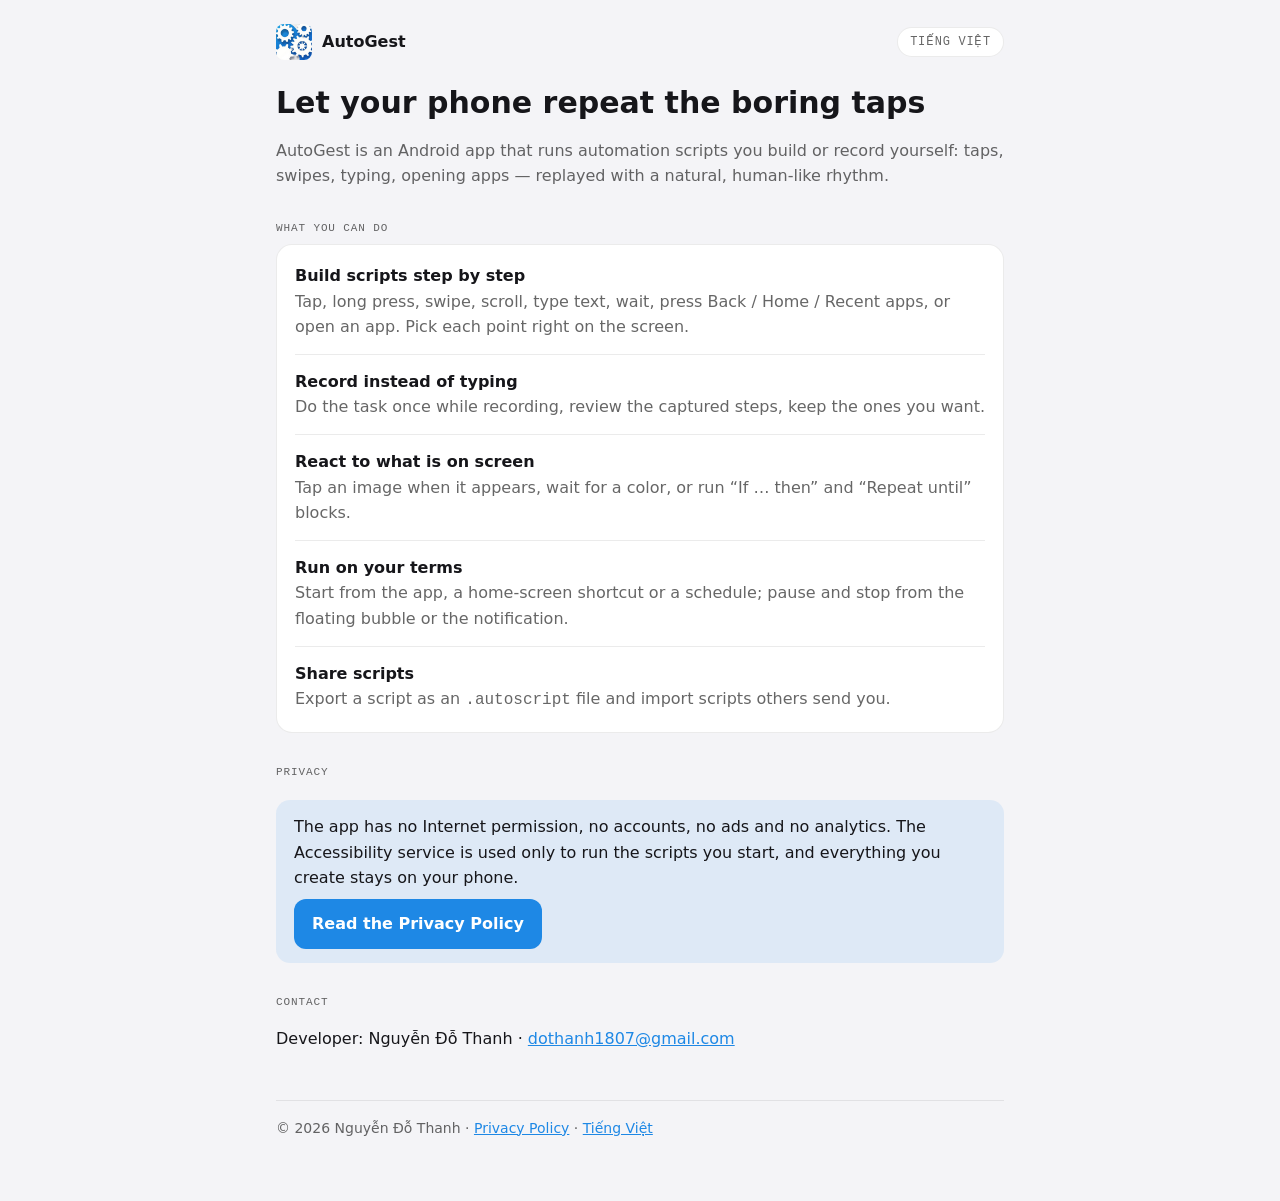
<file: index.html>
<!doctype html>
<html lang="en">
<head>
  <meta charset="utf-8">
  <meta name="viewport" content="width=device-width, initial-scale=1">
  <title>AutoGest</title>
  <meta name="description" content="AutoGest is an Android app that runs the tap, swipe and typing scripts you build or record yourself — fully offline.">
  <link rel="stylesheet" href="style.css">
  <link rel="icon" type="image/png" href="icon.png">
  <link rel="apple-touch-icon" href="icon.png">
  <link rel="alternate" hreflang="vi" href="vi/">
</head>
<body>
<div class="wrap">
  <header class="top">
    <a class="brand" href="./"><img class="brand-mark" src="icon.png" alt="" width="36" height="36">AutoGest</a>
    <a class="lang" href="vi/">Tiếng Việt</a>
  </header>

  <h1>Let your phone repeat the boring taps</h1>
  <p class="muted">AutoGest is an Android app that runs automation scripts you build or record
    yourself: taps, swipes, typing, opening apps — replayed with a natural, human-like rhythm.</p>

  <p class="label">What you can do</p>
  <div class="card">
    <div class="row"><strong>Build scripts step by step</strong>
      <span>Tap, long press, swipe, scroll, type text, wait, press Back / Home / Recent apps, or open an
        app. Pick each point right on the screen.</span></div>
    <div class="row"><strong>Record instead of typing</strong>
      <span>Do the task once while recording, review the captured steps, keep the ones you want.</span></div>
    <div class="row"><strong>React to what is on screen</strong>
      <span>Tap an image when it appears, wait for a color, or run “If … then” and “Repeat until”
        blocks.</span></div>
    <div class="row"><strong>Run on your terms</strong>
      <span>Start from the app, a home-screen shortcut or a schedule; pause and stop from the floating
        bubble or the notification.</span></div>
    <div class="row"><strong>Share scripts</strong>
      <span>Export a script as an <code>.autoscript</code> file and import scripts others send you.</span></div>
  </div>

  <p class="label">Privacy</p>
  <div class="callout">
    The app has no Internet permission, no accounts, no ads and no analytics. The Accessibility service
    is used only to run the scripts you start, and everything you create stays on your phone.
    <br><a class="button" href="privacy/">Read the Privacy Policy</a>
  </div>

  <p class="label">Contact</p>
  <p>Developer: Nguyễn Đỗ Thanh ·
    <a href="mailto:dothanh1807@gmail.com">dothanh1807@gmail.com</a></p>

  <footer>© 2026 Nguyễn Đỗ Thanh · <a href="privacy/">Privacy Policy</a> ·
    <a href="vi/">Tiếng Việt</a></footer>
</div>
</body>
</html>
</file>
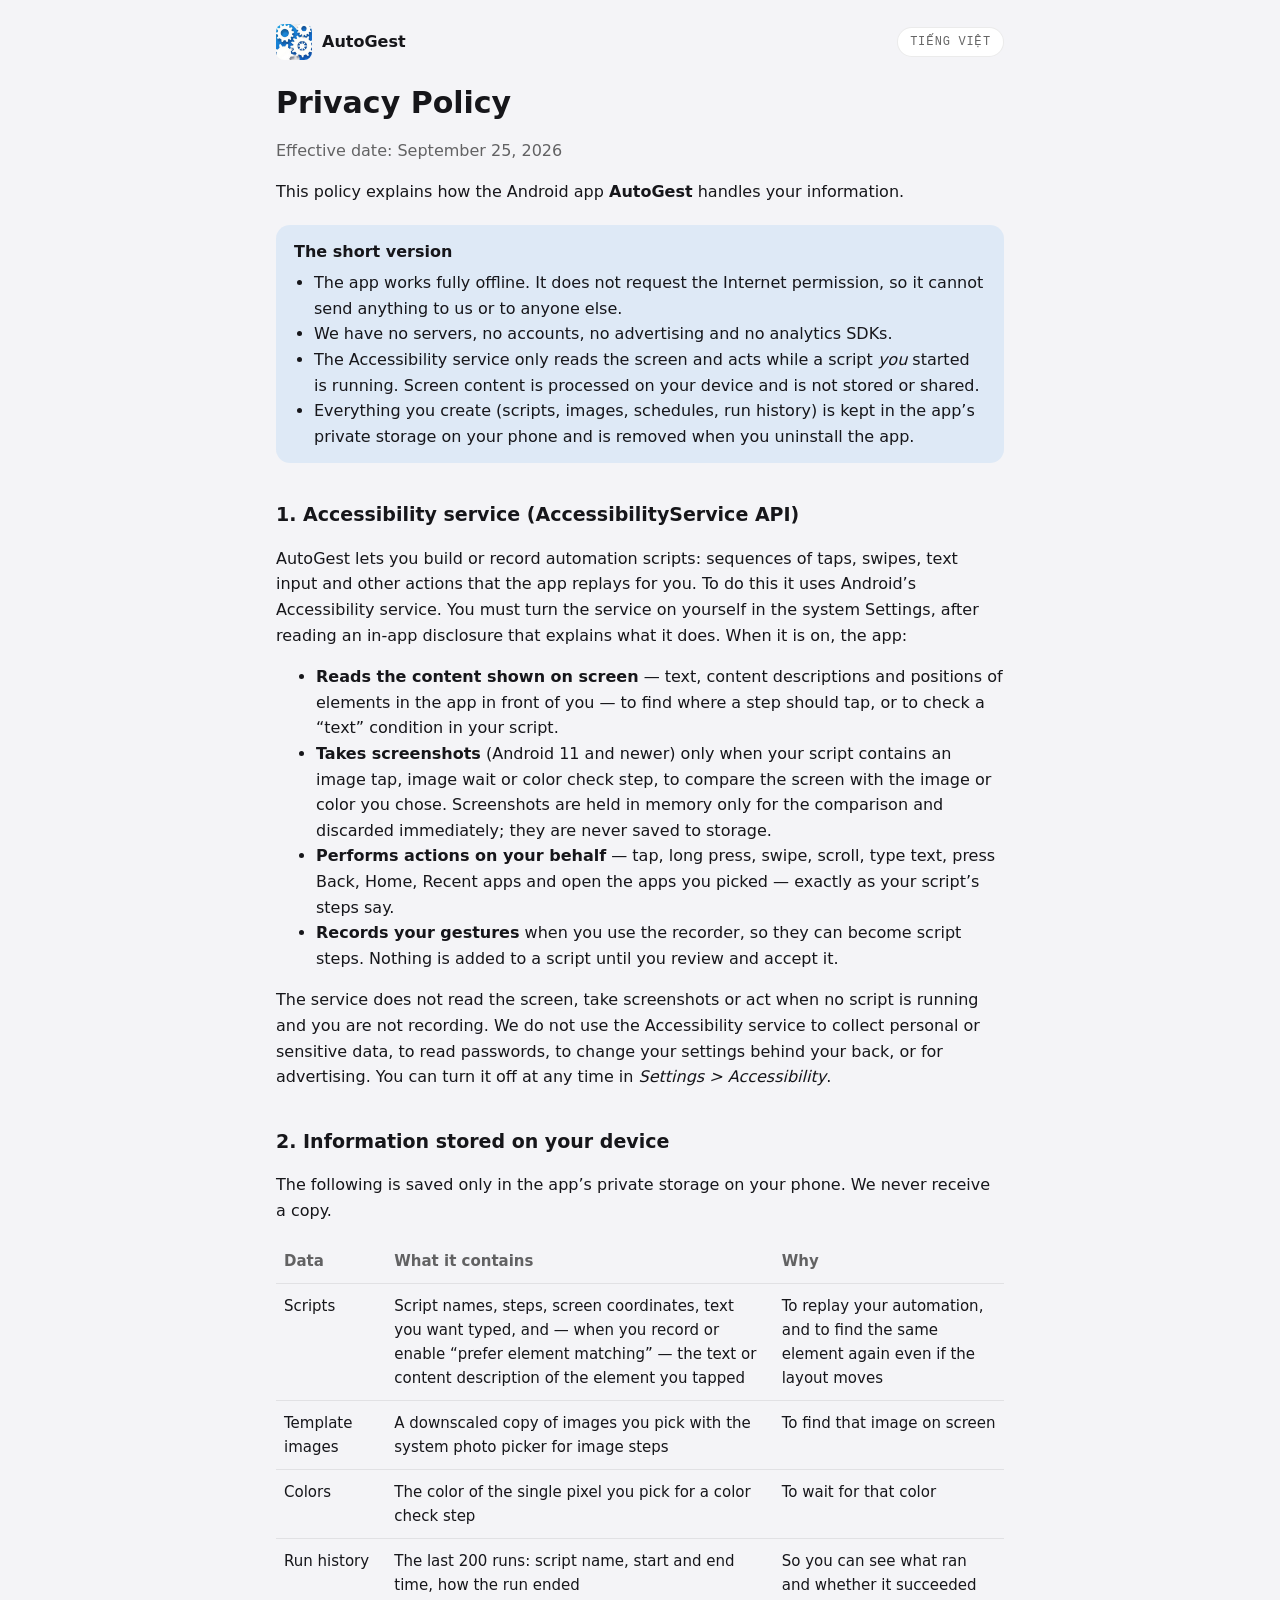
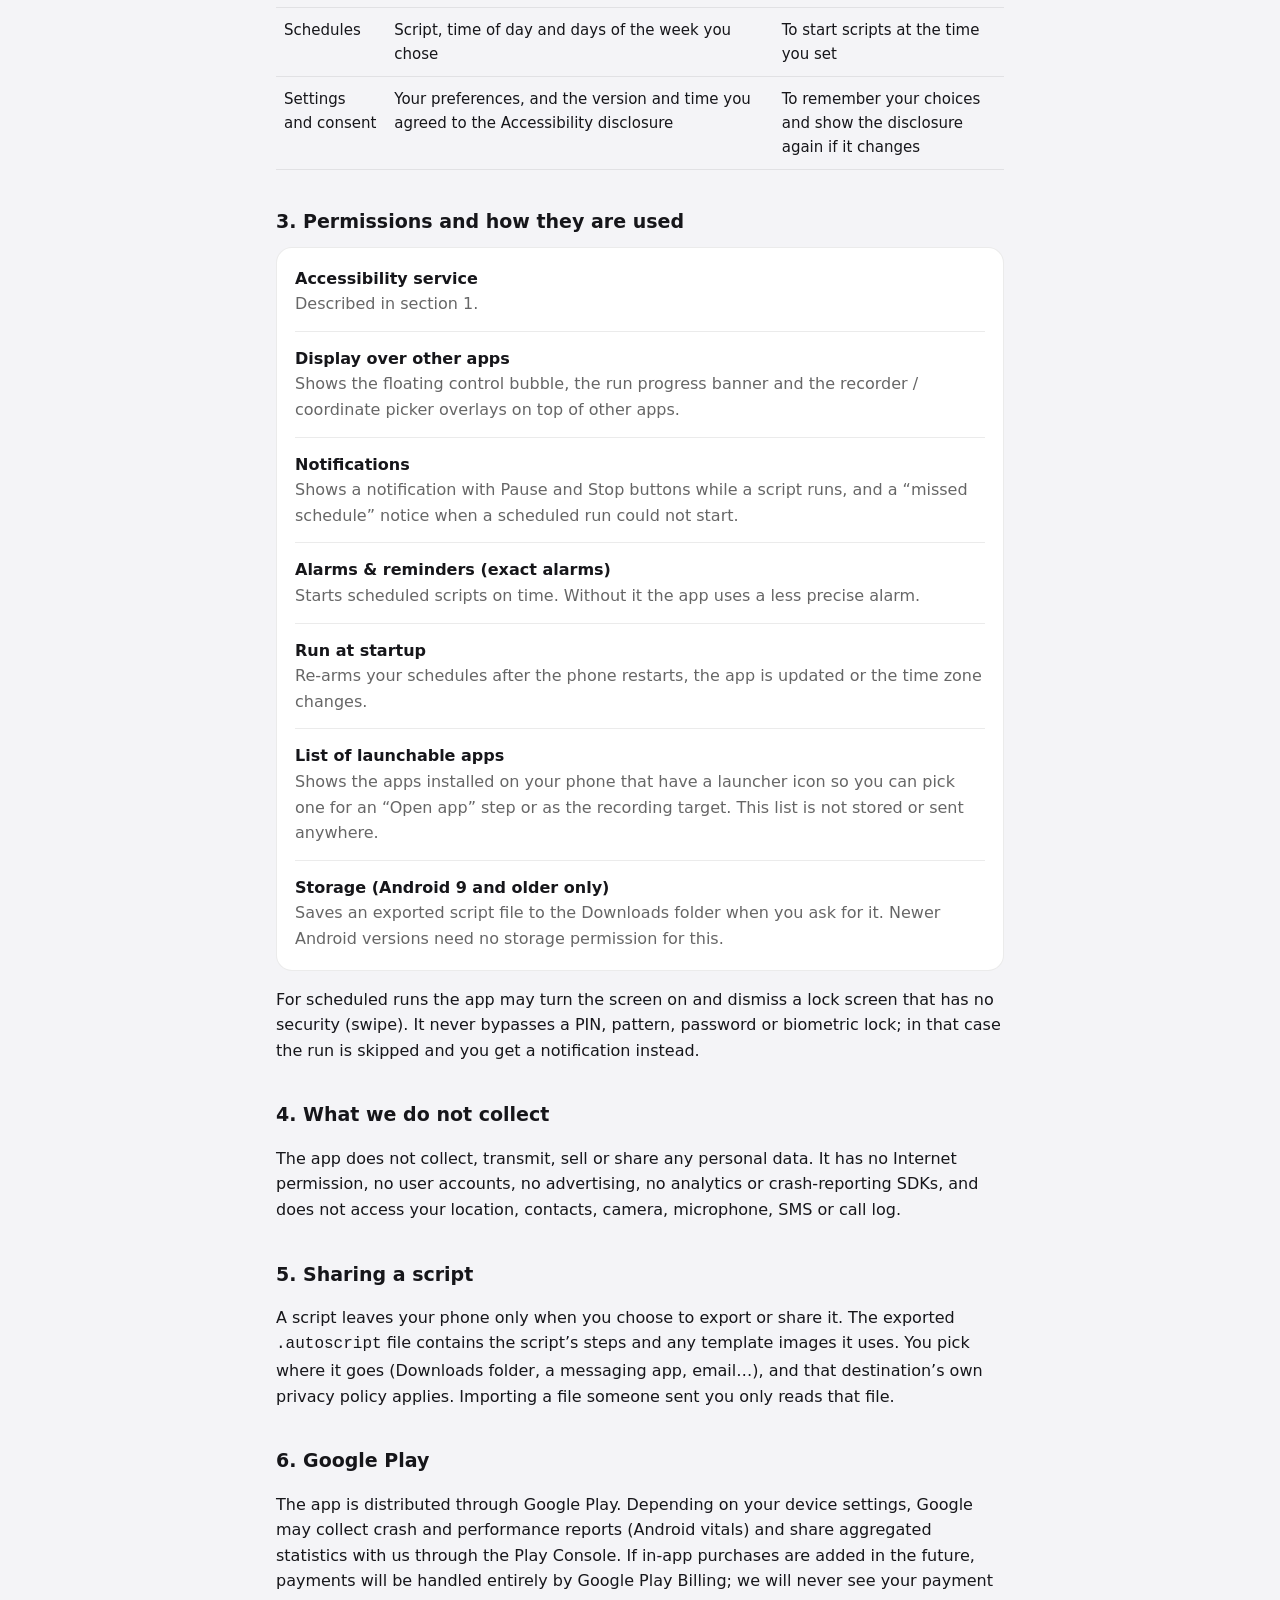
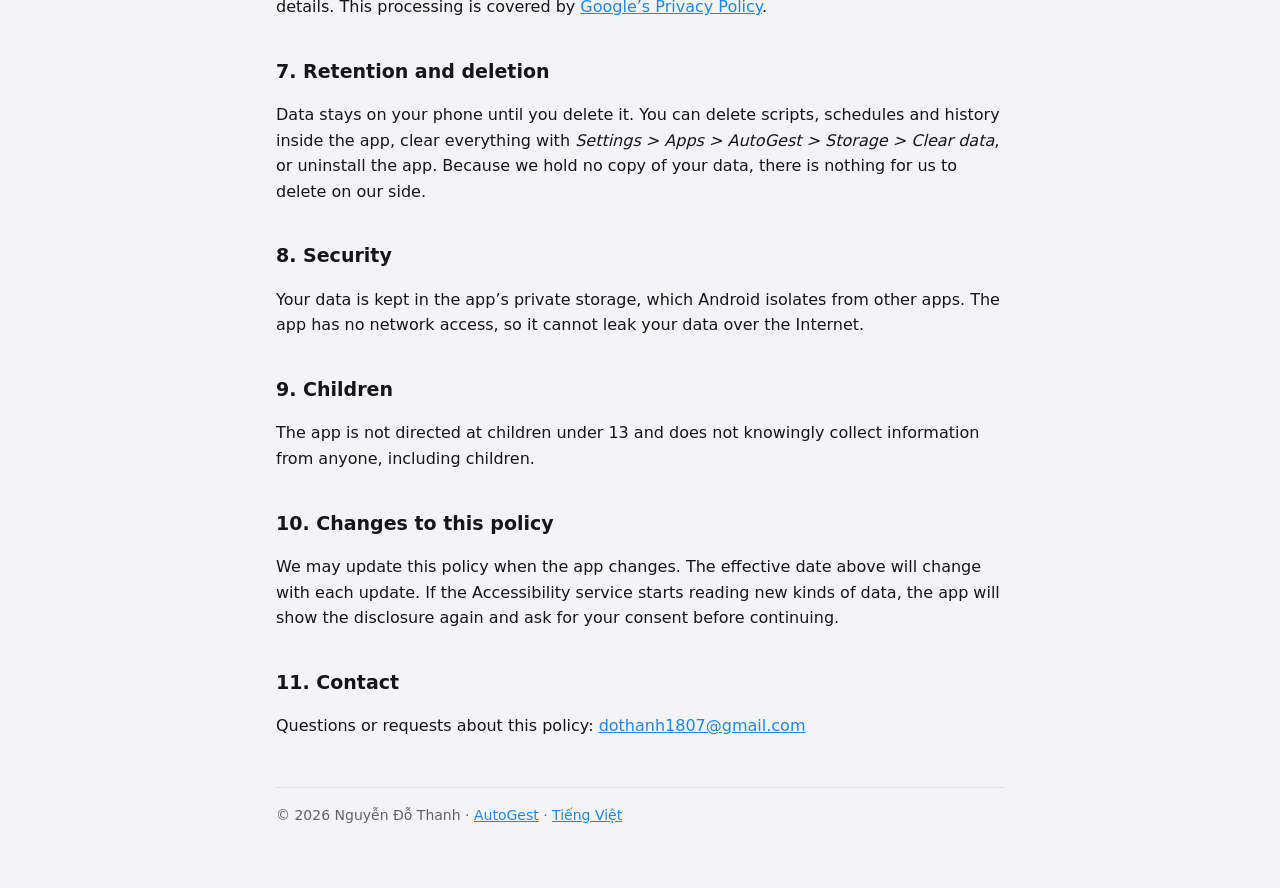
<file: privacy/index.html>
<!doctype html>
<html lang="en">
<head>
  <meta charset="utf-8">
  <meta name="viewport" content="width=device-width, initial-scale=1">
  <title>Privacy Policy – AutoGest</title>
  <meta name="description" content="Privacy Policy of the AutoGest Android app: what the Accessibility service reads, what stays on your device and what is never collected.">
  <link rel="stylesheet" href="../style.css">
  <link rel="icon" type="image/png" href="../icon.png">
  <link rel="apple-touch-icon" href="../icon.png">
  <link rel="alternate" hreflang="vi" href="../vi/privacy/">
</head>
<body>
<div class="wrap">
  <header class="top">
    <a class="brand" href="../"><img class="brand-mark" src="../icon.png" alt="" width="36" height="36">AutoGest</a>
    <a class="lang" href="../vi/privacy/">Tiếng Việt</a>
  </header>

  <h1>Privacy Policy</h1>
  <p class="muted">Effective date: September 25, 2026</p>

  <p>This policy explains how the Android app <strong>AutoGest</strong> handles your
    information.</p>

  <div class="callout">
    <strong>The short version</strong>
    <ul>
      <li>The app works fully offline. It does not request the Internet permission, so it cannot send
        anything to us or to anyone else.</li>
      <li>We have no servers, no accounts, no advertising and no analytics SDKs.</li>
      <li>The Accessibility service only reads the screen and acts while a script <em>you</em> started is
        running. Screen content is processed on your device and is not stored or shared.</li>
      <li>Everything you create (scripts, images, schedules, run history) is kept in the app’s private
        storage on your phone and is removed when you uninstall the app.</li>
    </ul>
  </div>

  <h2>1. Accessibility service (AccessibilityService API)</h2>
  <p>AutoGest lets you build or record automation scripts: sequences of taps, swipes,
    text input and other actions that the app replays for you. To do this it uses Android’s
    Accessibility service. You must turn the service on yourself in the system Settings, after reading
    an in-app disclosure that explains what it does. When it is on, the app:</p>
  <ul>
    <li><strong>Reads the content shown on screen</strong> — text, content descriptions and positions of
      elements in the app in front of you — to find where a step should tap, or to check a “text”
      condition in your script.</li>
    <li><strong>Takes screenshots</strong> (Android 11 and newer) only when your script contains an
      image tap, image wait or color check step, to compare the screen with the image or color you
      chose. Screenshots are held in memory only for the comparison and discarded immediately; they
      are never saved to storage.</li>
    <li><strong>Performs actions on your behalf</strong> — tap, long press, swipe, scroll, type text,
      press Back, Home, Recent apps and open the apps you picked — exactly as your script’s steps
      say.</li>
    <li><strong>Records your gestures</strong> when you use the recorder, so they can become script
      steps. Nothing is added to a script until you review and accept it.</li>
  </ul>
  <p>The service does not read the screen, take screenshots or act when no script is running and you
    are not recording. We do not use the Accessibility service to collect personal or sensitive data,
    to read passwords, to change your settings behind your back, or for advertising. You can turn it
    off at any time in <em>Settings &gt; Accessibility</em>.</p>

  <h2>2. Information stored on your device</h2>
  <p>The following is saved only in the app’s private storage on your phone. We never receive a copy.</p>
  <div class="table-wrap">
  <table>
    <thead><tr><th>Data</th><th>What it contains</th><th>Why</th></tr></thead>
    <tbody>
      <tr><td>Scripts</td>
        <td>Script names, steps, screen coordinates, text you want typed, and — when you record or enable
          “prefer element matching” — the text or content description of the element you tapped</td>
        <td>To replay your automation, and to find the same element again even if the layout moves</td></tr>
      <tr><td>Template images</td>
        <td>A downscaled copy of images you pick with the system photo picker for image steps</td>
        <td>To find that image on screen</td></tr>
      <tr><td>Colors</td>
        <td>The color of the single pixel you pick for a color check step</td>
        <td>To wait for that color</td></tr>
      <tr><td>Run history</td>
        <td>The last 200 runs: script name, start and end time, how the run ended</td>
        <td>So you can see what ran and whether it succeeded</td></tr>
      <tr><td>Schedules</td>
        <td>Script, time of day and days of the week you chose</td>
        <td>To start scripts at the time you set</td></tr>
      <tr><td>Settings and consent</td>
        <td>Your preferences, and the version and time you agreed to the Accessibility disclosure</td>
        <td>To remember your choices and show the disclosure again if it changes</td></tr>
    </tbody>
  </table>
  </div>

  <h2>3. Permissions and how they are used</h2>
  <div class="card">
    <div class="row"><strong>Accessibility service</strong>
      <span>Described in section 1.</span></div>
    <div class="row"><strong>Display over other apps</strong>
      <span>Shows the floating control bubble, the run progress banner and the recorder / coordinate
        picker overlays on top of other apps.</span></div>
    <div class="row"><strong>Notifications</strong>
      <span>Shows a notification with Pause and Stop buttons while a script runs, and a “missed
        schedule” notice when a scheduled run could not start.</span></div>
    <div class="row"><strong>Alarms &amp; reminders (exact alarms)</strong>
      <span>Starts scheduled scripts on time. Without it the app uses a less precise alarm.</span></div>
    <div class="row"><strong>Run at startup</strong>
      <span>Re-arms your schedules after the phone restarts, the app is updated or the time zone
        changes.</span></div>
    <div class="row"><strong>List of launchable apps</strong>
      <span>Shows the apps installed on your phone that have a launcher icon so you can pick one for an
        “Open app” step or as the recording target. This list is not stored or sent anywhere.</span></div>
    <div class="row"><strong>Storage (Android 9 and older only)</strong>
      <span>Saves an exported script file to the Downloads folder when you ask for it. Newer Android
        versions need no storage permission for this.</span></div>
  </div>
  <p>For scheduled runs the app may turn the screen on and dismiss a lock screen that has no security
    (swipe). It never bypasses a PIN, pattern, password or biometric lock; in that case the run is
    skipped and you get a notification instead.</p>

  <h2>4. What we do not collect</h2>
  <p>The app does not collect, transmit, sell or share any personal data. It has no Internet
    permission, no user accounts, no advertising, no analytics or crash-reporting SDKs, and does not
    access your location, contacts, camera, microphone, SMS or call log.</p>

  <h2>5. Sharing a script</h2>
  <p>A script leaves your phone only when you choose to export or share it. The exported
    <code>.autoscript</code> file contains the script’s steps and any template images it uses. You pick
    where it goes (Downloads folder, a messaging app, email…), and that destination’s own privacy
    policy applies. Importing a file someone sent you only reads that file.</p>

  <h2>6. Google Play</h2>
  <p>The app is distributed through Google Play. Depending on your device settings, Google may collect
    crash and performance reports (Android vitals) and share aggregated statistics with us through the
    Play Console. If in-app purchases are added in the future, payments will be handled entirely by
    Google Play Billing; we will never see your payment details. This processing is covered by
    <a href="https://policies.google.com/privacy" rel="noopener">Google’s Privacy Policy</a>.</p>

  <h2>7. Retention and deletion</h2>
  <p>Data stays on your phone until you delete it. You can delete scripts, schedules and history inside
    the app, clear everything with <em>Settings &gt; Apps &gt; AutoGest &gt; Storage &gt;
    Clear data</em>, or uninstall the app. Because we hold no copy of your data, there is nothing for us
    to delete on our side.</p>

  <h2>8. Security</h2>
  <p>Your data is kept in the app’s private storage, which Android isolates from other apps. The app
    has no network access, so it cannot leak your data over the Internet.</p>

  <h2>9. Children</h2>
  <p>The app is not directed at children under 13 and does not knowingly collect information from
    anyone, including children.</p>

  <h2>10. Changes to this policy</h2>
  <p>We may update this policy when the app changes. The effective date above will change with each
    update. If the Accessibility service starts reading new kinds of data, the app will show the
    disclosure again and ask for your consent before continuing.</p>

  <h2>11. Contact</h2>
  <p>Questions or requests about this policy:
    <a href="mailto:dothanh1807@gmail.com">dothanh1807@gmail.com</a></p>

  <footer>© 2026 Nguyễn Đỗ Thanh · <a href="../">AutoGest</a> ·
    <a href="../vi/privacy/">Tiếng Việt</a></footer>
</div>
</body>
</html>
</file>
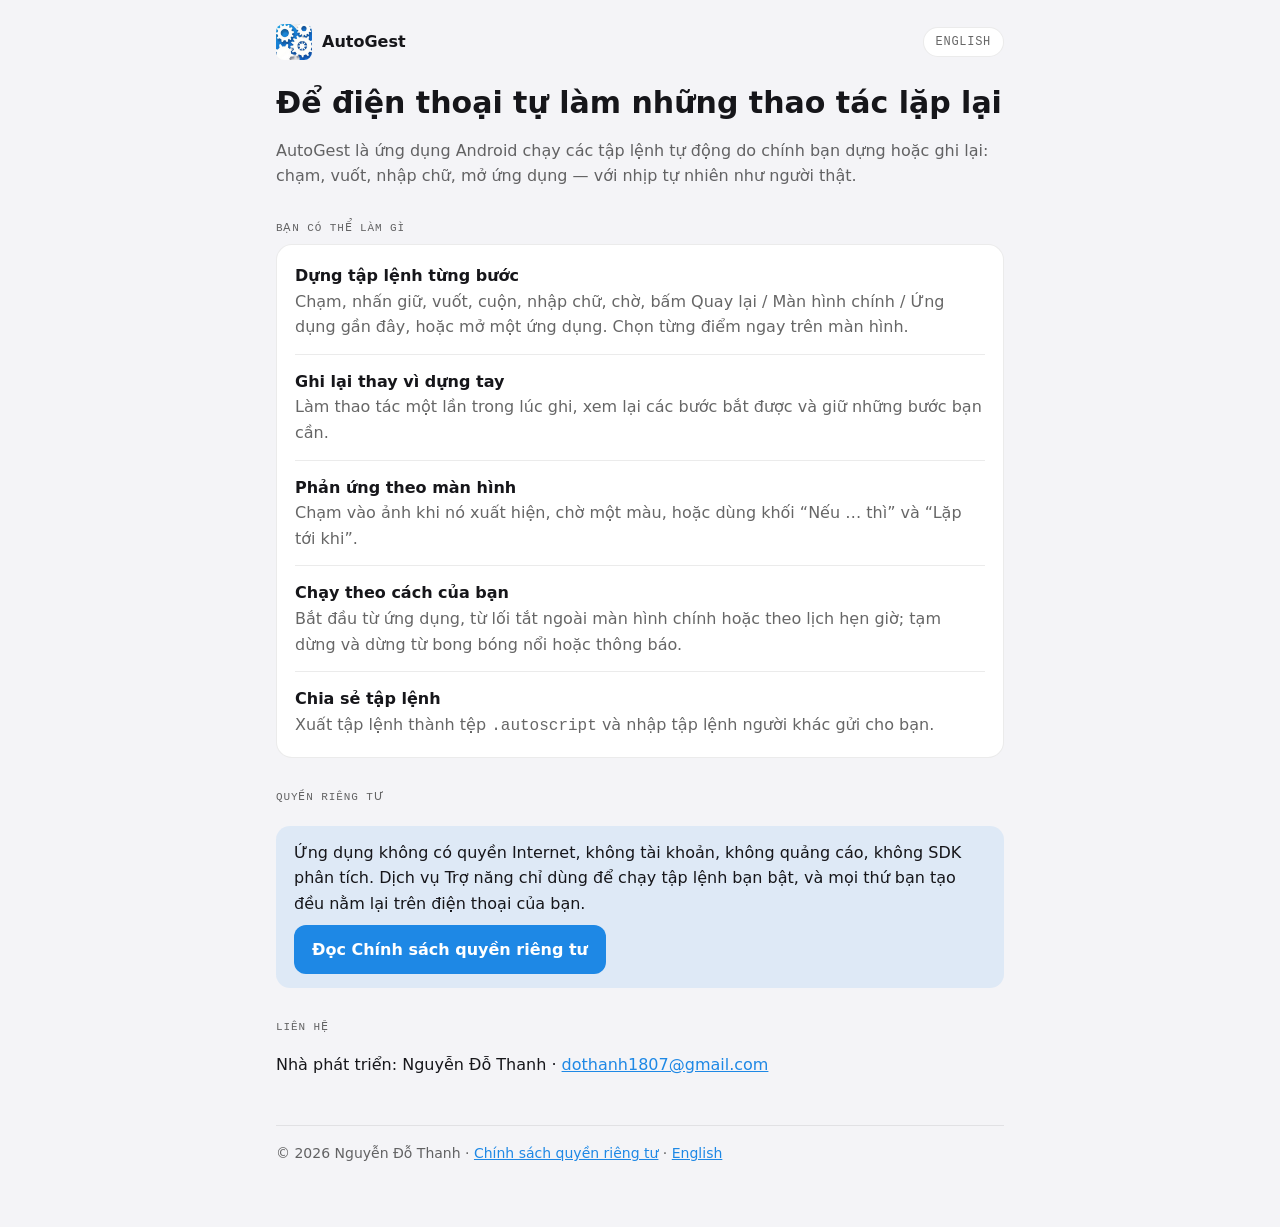
<file: vi/index.html>
<!doctype html>
<html lang="vi">
<head>
  <meta charset="utf-8">
  <meta name="viewport" content="width=device-width, initial-scale=1">
  <title>AutoGest</title>
  <meta name="description" content="AutoGest là ứng dụng Android chạy các tập lệnh chạm, vuốt, nhập chữ do chính bạn dựng hoặc ghi lại — hoàn toàn offline.">
  <link rel="stylesheet" href="../style.css">
  <link rel="icon" type="image/png" href="../icon.png">
  <link rel="apple-touch-icon" href="../icon.png">
  <link rel="alternate" hreflang="en" href="../">
</head>
<body>
<div class="wrap">
  <header class="top">
    <a class="brand" href="./"><img class="brand-mark" src="../icon.png" alt="" width="36" height="36">AutoGest</a>
    <a class="lang" href="../">English</a>
  </header>

  <h1>Để điện thoại tự làm những thao tác lặp lại</h1>
  <p class="muted">AutoGest là ứng dụng Android chạy các tập lệnh tự động do chính bạn dựng hoặc
    ghi lại: chạm, vuốt, nhập chữ, mở ứng dụng — với nhịp tự nhiên như người thật.</p>

  <p class="label">Bạn có thể làm gì</p>
  <div class="card">
    <div class="row"><strong>Dựng tập lệnh từng bước</strong>
      <span>Chạm, nhấn giữ, vuốt, cuộn, nhập chữ, chờ, bấm Quay lại / Màn hình chính / Ứng dụng gần đây,
        hoặc mở một ứng dụng. Chọn từng điểm ngay trên màn hình.</span></div>
    <div class="row"><strong>Ghi lại thay vì dựng tay</strong>
      <span>Làm thao tác một lần trong lúc ghi, xem lại các bước bắt được và giữ những bước bạn cần.</span></div>
    <div class="row"><strong>Phản ứng theo màn hình</strong>
      <span>Chạm vào ảnh khi nó xuất hiện, chờ một màu, hoặc dùng khối “Nếu … thì” và “Lặp tới khi”.</span></div>
    <div class="row"><strong>Chạy theo cách của bạn</strong>
      <span>Bắt đầu từ ứng dụng, từ lối tắt ngoài màn hình chính hoặc theo lịch hẹn giờ; tạm dừng và dừng
        từ bong bóng nổi hoặc thông báo.</span></div>
    <div class="row"><strong>Chia sẻ tập lệnh</strong>
      <span>Xuất tập lệnh thành tệp <code>.autoscript</code> và nhập tập lệnh người khác gửi cho bạn.</span></div>
  </div>

  <p class="label">Quyền riêng tư</p>
  <div class="callout">
    Ứng dụng không có quyền Internet, không tài khoản, không quảng cáo, không SDK phân tích. Dịch vụ Trợ
    năng chỉ dùng để chạy tập lệnh bạn bật, và mọi thứ bạn tạo đều nằm lại trên điện thoại của bạn.
    <br><a class="button" href="privacy/">Đọc Chính sách quyền riêng tư</a>
  </div>

  <p class="label">Liên hệ</p>
  <p>Nhà phát triển: Nguyễn Đỗ Thanh ·
    <a href="mailto:dothanh1807@gmail.com">dothanh1807@gmail.com</a></p>

  <footer>© 2026 Nguyễn Đỗ Thanh · <a href="privacy/">Chính sách quyền riêng tư</a> ·
    <a href="../">English</a></footer>
</div>
</body>
</html>
</file>
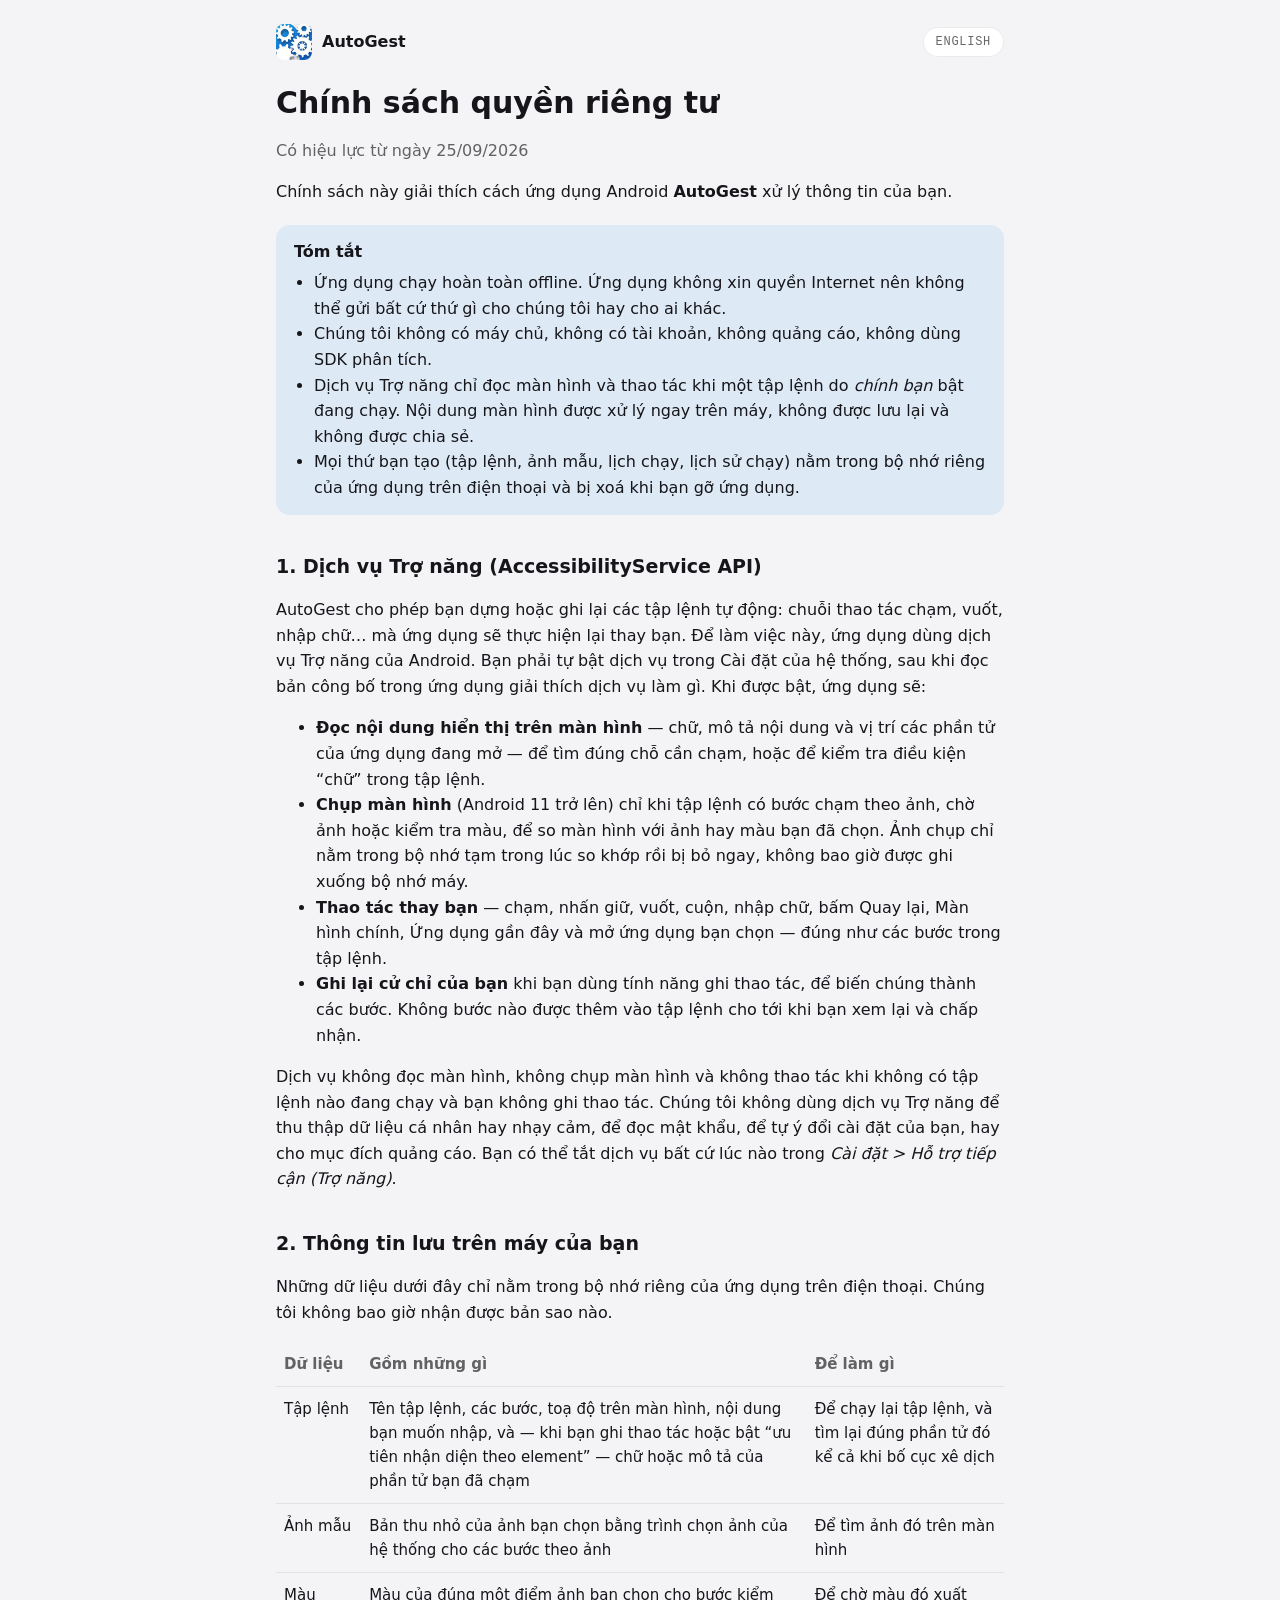
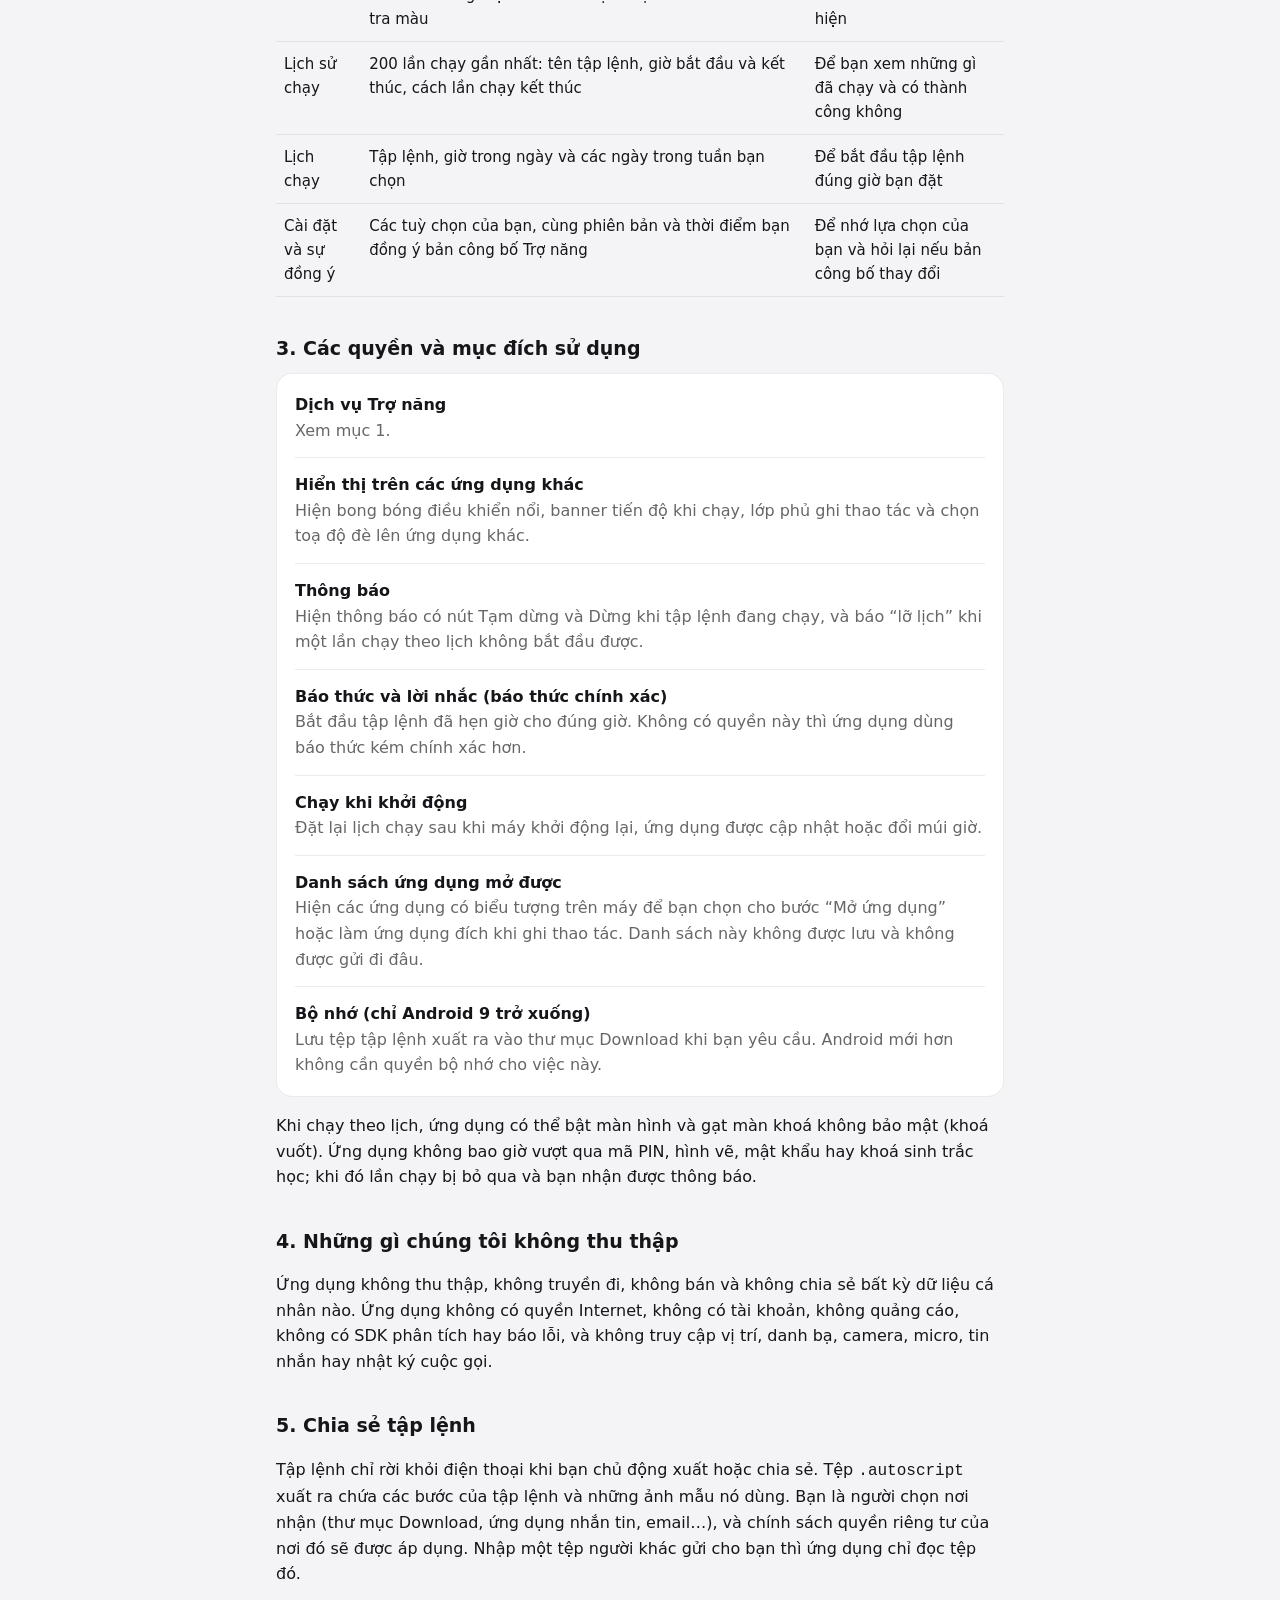
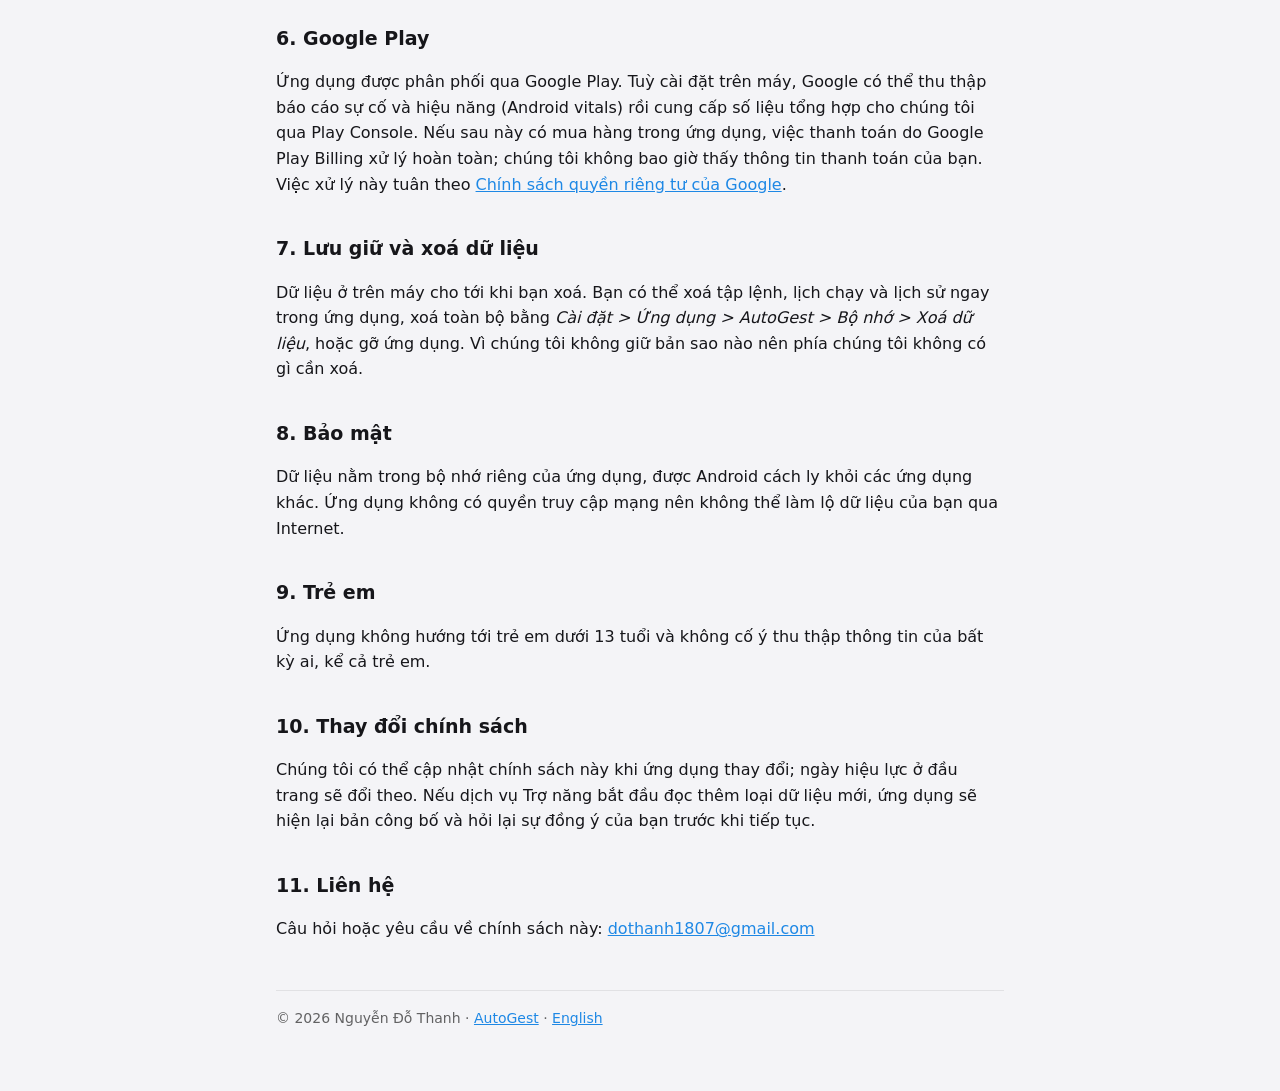
<file: vi/privacy/index.html>
<!doctype html>
<html lang="vi">
<head>
  <meta charset="utf-8">
  <meta name="viewport" content="width=device-width, initial-scale=1">
  <title>Chính sách quyền riêng tư – AutoGest</title>
  <meta name="description" content="Chính sách quyền riêng tư của ứng dụng Android AutoGest: dịch vụ Trợ năng đọc gì, dữ liệu nào nằm lại trên máy và điều gì không bao giờ bị thu thập.">
  <link rel="stylesheet" href="../../style.css">
  <link rel="icon" type="image/png" href="../../icon.png">
  <link rel="apple-touch-icon" href="../../icon.png">
  <link rel="alternate" hreflang="en" href="../../privacy/">
</head>
<body>
<div class="wrap">
  <header class="top">
    <a class="brand" href="../"><img class="brand-mark" src="../../icon.png" alt="" width="36" height="36">AutoGest</a>
    <a class="lang" href="../../privacy/">English</a>
  </header>

  <h1>Chính sách quyền riêng tư</h1>
  <p class="muted">Có hiệu lực từ ngày 25/09/2026</p>

  <p>Chính sách này giải thích cách ứng dụng Android <strong>AutoGest</strong> xử lý thông tin
    của bạn.</p>

  <div class="callout">
    <strong>Tóm tắt</strong>
    <ul>
      <li>Ứng dụng chạy hoàn toàn offline. Ứng dụng không xin quyền Internet nên không thể gửi bất cứ thứ
        gì cho chúng tôi hay cho ai khác.</li>
      <li>Chúng tôi không có máy chủ, không có tài khoản, không quảng cáo, không dùng SDK phân tích.</li>
      <li>Dịch vụ Trợ năng chỉ đọc màn hình và thao tác khi một tập lệnh do <em>chính bạn</em> bật đang
        chạy. Nội dung màn hình được xử lý ngay trên máy, không được lưu lại và không được chia sẻ.</li>
      <li>Mọi thứ bạn tạo (tập lệnh, ảnh mẫu, lịch chạy, lịch sử chạy) nằm trong bộ nhớ riêng của ứng
        dụng trên điện thoại và bị xoá khi bạn gỡ ứng dụng.</li>
    </ul>
  </div>

  <h2>1. Dịch vụ Trợ năng (AccessibilityService API)</h2>
  <p>AutoGest cho phép bạn dựng hoặc ghi lại các tập lệnh tự động: chuỗi thao tác chạm, vuốt,
    nhập chữ… mà ứng dụng sẽ thực hiện lại thay bạn. Để làm việc này, ứng dụng dùng dịch vụ Trợ năng
    của Android. Bạn phải tự bật dịch vụ trong Cài đặt của hệ thống, sau khi đọc bản công bố trong ứng
    dụng giải thích dịch vụ làm gì. Khi được bật, ứng dụng sẽ:</p>
  <ul>
    <li><strong>Đọc nội dung hiển thị trên màn hình</strong> — chữ, mô tả nội dung và vị trí các phần tử
      của ứng dụng đang mở — để tìm đúng chỗ cần chạm, hoặc để kiểm tra điều kiện “chữ” trong tập lệnh.</li>
    <li><strong>Chụp màn hình</strong> (Android 11 trở lên) chỉ khi tập lệnh có bước chạm theo ảnh, chờ
      ảnh hoặc kiểm tra màu, để so màn hình với ảnh hay màu bạn đã chọn. Ảnh chụp chỉ nằm trong bộ nhớ
      tạm trong lúc so khớp rồi bị bỏ ngay, không bao giờ được ghi xuống bộ nhớ máy.</li>
    <li><strong>Thao tác thay bạn</strong> — chạm, nhấn giữ, vuốt, cuộn, nhập chữ, bấm Quay lại, Màn
      hình chính, Ứng dụng gần đây và mở ứng dụng bạn chọn — đúng như các bước trong tập lệnh.</li>
    <li><strong>Ghi lại cử chỉ của bạn</strong> khi bạn dùng tính năng ghi thao tác, để biến chúng thành
      các bước. Không bước nào được thêm vào tập lệnh cho tới khi bạn xem lại và chấp nhận.</li>
  </ul>
  <p>Dịch vụ không đọc màn hình, không chụp màn hình và không thao tác khi không có tập lệnh nào đang
    chạy và bạn không ghi thao tác. Chúng tôi không dùng dịch vụ Trợ năng để thu thập dữ liệu cá nhân hay
    nhạy cảm, để đọc mật khẩu, để tự ý đổi cài đặt của bạn, hay cho mục đích quảng cáo. Bạn có thể tắt
    dịch vụ bất cứ lúc nào trong <em>Cài đặt &gt; Hỗ trợ tiếp cận (Trợ năng)</em>.</p>

  <h2>2. Thông tin lưu trên máy của bạn</h2>
  <p>Những dữ liệu dưới đây chỉ nằm trong bộ nhớ riêng của ứng dụng trên điện thoại. Chúng tôi không
    bao giờ nhận được bản sao nào.</p>
  <div class="table-wrap">
  <table>
    <thead><tr><th>Dữ liệu</th><th>Gồm những gì</th><th>Để làm gì</th></tr></thead>
    <tbody>
      <tr><td>Tập lệnh</td>
        <td>Tên tập lệnh, các bước, toạ độ trên màn hình, nội dung bạn muốn nhập, và — khi bạn ghi thao tác
          hoặc bật “ưu tiên nhận diện theo element” — chữ hoặc mô tả của phần tử bạn đã chạm</td>
        <td>Để chạy lại tập lệnh, và tìm lại đúng phần tử đó kể cả khi bố cục xê dịch</td></tr>
      <tr><td>Ảnh mẫu</td>
        <td>Bản thu nhỏ của ảnh bạn chọn bằng trình chọn ảnh của hệ thống cho các bước theo ảnh</td>
        <td>Để tìm ảnh đó trên màn hình</td></tr>
      <tr><td>Màu</td>
        <td>Màu của đúng một điểm ảnh bạn chọn cho bước kiểm tra màu</td>
        <td>Để chờ màu đó xuất hiện</td></tr>
      <tr><td>Lịch sử chạy</td>
        <td>200 lần chạy gần nhất: tên tập lệnh, giờ bắt đầu và kết thúc, cách lần chạy kết thúc</td>
        <td>Để bạn xem những gì đã chạy và có thành công không</td></tr>
      <tr><td>Lịch chạy</td>
        <td>Tập lệnh, giờ trong ngày và các ngày trong tuần bạn chọn</td>
        <td>Để bắt đầu tập lệnh đúng giờ bạn đặt</td></tr>
      <tr><td>Cài đặt và sự đồng ý</td>
        <td>Các tuỳ chọn của bạn, cùng phiên bản và thời điểm bạn đồng ý bản công bố Trợ năng</td>
        <td>Để nhớ lựa chọn của bạn và hỏi lại nếu bản công bố thay đổi</td></tr>
    </tbody>
  </table>
  </div>

  <h2>3. Các quyền và mục đích sử dụng</h2>
  <div class="card">
    <div class="row"><strong>Dịch vụ Trợ năng</strong>
      <span>Xem mục 1.</span></div>
    <div class="row"><strong>Hiển thị trên các ứng dụng khác</strong>
      <span>Hiện bong bóng điều khiển nổi, banner tiến độ khi chạy, lớp phủ ghi thao tác và chọn toạ độ
        đè lên ứng dụng khác.</span></div>
    <div class="row"><strong>Thông báo</strong>
      <span>Hiện thông báo có nút Tạm dừng và Dừng khi tập lệnh đang chạy, và báo “lỡ lịch” khi một lần
        chạy theo lịch không bắt đầu được.</span></div>
    <div class="row"><strong>Báo thức và lời nhắc (báo thức chính xác)</strong>
      <span>Bắt đầu tập lệnh đã hẹn giờ cho đúng giờ. Không có quyền này thì ứng dụng dùng báo thức kém
        chính xác hơn.</span></div>
    <div class="row"><strong>Chạy khi khởi động</strong>
      <span>Đặt lại lịch chạy sau khi máy khởi động lại, ứng dụng được cập nhật hoặc đổi múi giờ.</span></div>
    <div class="row"><strong>Danh sách ứng dụng mở được</strong>
      <span>Hiện các ứng dụng có biểu tượng trên máy để bạn chọn cho bước “Mở ứng dụng” hoặc làm ứng dụng
        đích khi ghi thao tác. Danh sách này không được lưu và không được gửi đi đâu.</span></div>
    <div class="row"><strong>Bộ nhớ (chỉ Android 9 trở xuống)</strong>
      <span>Lưu tệp tập lệnh xuất ra vào thư mục Download khi bạn yêu cầu. Android mới hơn không cần quyền
        bộ nhớ cho việc này.</span></div>
  </div>
  <p>Khi chạy theo lịch, ứng dụng có thể bật màn hình và gạt màn khoá không bảo mật (khoá vuốt). Ứng
    dụng không bao giờ vượt qua mã PIN, hình vẽ, mật khẩu hay khoá sinh trắc học; khi đó lần chạy bị bỏ
    qua và bạn nhận được thông báo.</p>

  <h2>4. Những gì chúng tôi không thu thập</h2>
  <p>Ứng dụng không thu thập, không truyền đi, không bán và không chia sẻ bất kỳ dữ liệu cá nhân nào.
    Ứng dụng không có quyền Internet, không có tài khoản, không quảng cáo, không có SDK phân tích hay báo
    lỗi, và không truy cập vị trí, danh bạ, camera, micro, tin nhắn hay nhật ký cuộc gọi.</p>

  <h2>5. Chia sẻ tập lệnh</h2>
  <p>Tập lệnh chỉ rời khỏi điện thoại khi bạn chủ động xuất hoặc chia sẻ. Tệp <code>.autoscript</code>
    xuất ra chứa các bước của tập lệnh và những ảnh mẫu nó dùng. Bạn là người chọn nơi nhận (thư mục
    Download, ứng dụng nhắn tin, email…), và chính sách quyền riêng tư của nơi đó sẽ được áp dụng. Nhập
    một tệp người khác gửi cho bạn thì ứng dụng chỉ đọc tệp đó.</p>

  <h2>6. Google Play</h2>
  <p>Ứng dụng được phân phối qua Google Play. Tuỳ cài đặt trên máy, Google có thể thu thập báo cáo sự
    cố và hiệu năng (Android vitals) rồi cung cấp số liệu tổng hợp cho chúng tôi qua Play Console. Nếu
    sau này có mua hàng trong ứng dụng, việc thanh toán do Google Play Billing xử lý hoàn toàn; chúng tôi
    không bao giờ thấy thông tin thanh toán của bạn. Việc xử lý này tuân theo
    <a href="https://policies.google.com/privacy?hl=vi" rel="noopener">Chính sách quyền riêng tư của Google</a>.</p>

  <h2>7. Lưu giữ và xoá dữ liệu</h2>
  <p>Dữ liệu ở trên máy cho tới khi bạn xoá. Bạn có thể xoá tập lệnh, lịch chạy và lịch sử ngay trong
    ứng dụng, xoá toàn bộ bằng <em>Cài đặt &gt; Ứng dụng &gt; AutoGest &gt; Bộ nhớ &gt; Xoá dữ
    liệu</em>, hoặc gỡ ứng dụng. Vì chúng tôi không giữ bản sao nào nên phía chúng tôi không có gì cần
    xoá.</p>

  <h2>8. Bảo mật</h2>
  <p>Dữ liệu nằm trong bộ nhớ riêng của ứng dụng, được Android cách ly khỏi các ứng dụng khác. Ứng dụng
    không có quyền truy cập mạng nên không thể làm lộ dữ liệu của bạn qua Internet.</p>

  <h2>9. Trẻ em</h2>
  <p>Ứng dụng không hướng tới trẻ em dưới 13 tuổi và không cố ý thu thập thông tin của bất kỳ ai, kể cả
    trẻ em.</p>

  <h2>10. Thay đổi chính sách</h2>
  <p>Chúng tôi có thể cập nhật chính sách này khi ứng dụng thay đổi; ngày hiệu lực ở đầu trang sẽ đổi
    theo. Nếu dịch vụ Trợ năng bắt đầu đọc thêm loại dữ liệu mới, ứng dụng sẽ hiện lại bản công bố và hỏi
    lại sự đồng ý của bạn trước khi tiếp tục.</p>

  <h2>11. Liên hệ</h2>
  <p>Câu hỏi hoặc yêu cầu về chính sách này:
    <a href="mailto:dothanh1807@gmail.com">dothanh1807@gmail.com</a></p>

  <footer>© 2026 Nguyễn Đỗ Thanh · <a href="../">AutoGest</a> ·
    <a href="../../privacy/">English</a></footer>
</div>
</body>
</html>
</file>
<file: style.css>
:root {
  --bg: #F4F4F7;
  --card: #FFFFFF;
  --text: #16161A;
  --text-2: rgba(0, 0, 0, 0.6);
  --border: rgba(0, 0, 0, 0.08);
  --primary: #1E88E5;
  --primary-soft: rgba(30, 136, 229, 0.10);
  color-scheme: light dark;
}

@media (prefers-color-scheme: dark) {
  :root {
    --bg: #0F0F12;
    --card: #1A1A1F;
    --text: #F2F2F5;
    --text-2: rgba(255, 255, 255, 0.64);
    --border: rgba(255, 255, 255, 0.10);
    --primary: #64B5F6;
    --primary-soft: rgba(100, 181, 246, 0.14);
  }
}

* { box-sizing: border-box; }

body {
  margin: 0;
  background: var(--bg);
  color: var(--text);
  font: 16px/1.6 system-ui, -apple-system, "Segoe UI", Roboto, "Noto Sans", sans-serif;
  -webkit-text-size-adjust: 100%;
}

a { color: var(--primary); }

.wrap {
  max-width: 760px;
  margin: 0 auto;
  padding: 24px 16px 64px;
}

header.top {
  display: flex;
  align-items: center;
  justify-content: space-between;
  gap: 12px;
  margin-bottom: 24px;
}

.brand {
  display: flex;
  align-items: center;
  gap: 10px;
  font-weight: 600;
  text-decoration: none;
  color: var(--text);
}

/* Icon Play Store vuông tràn viền; bo góc 22% giống cách Play Store hiển thị. */
.brand-mark {
  width: 36px;
  height: 36px;
  border-radius: 22%;
  flex-shrink: 0;
  display: block;
}

.lang {
  font: 12px/1 ui-monospace, "SFMono-Regular", Consolas, monospace;
  text-transform: uppercase;
  letter-spacing: 0.06em;
  padding: 8px 12px;
  border: 1px solid var(--border);
  border-radius: 999px;
  background: var(--card);
  color: var(--text-2);
  text-decoration: none;
}

h1 {
  font-size: 30px;
  line-height: 1.25;
  margin: 0 0 8px;
}

h2 {
  font-size: 19px;
  margin: 36px 0 10px;
}

h3 {
  font-size: 16px;
  margin: 20px 0 6px;
}

p, li { color: var(--text); }

.muted { color: var(--text-2); }

.label {
  font: 11px/1.4 ui-monospace, "SFMono-Regular", Consolas, monospace;
  text-transform: uppercase;
  letter-spacing: 0.08em;
  color: var(--text-2);
  margin: 32px 0 8px;
}

.card {
  background: var(--card);
  border: 1px solid var(--border);
  border-radius: 16px;
  padding: 4px 18px;
}

.card > * + * { border-top: 1px solid var(--border); }

.row { padding: 14px 0; }

.row strong { display: block; }

.row span { color: var(--text-2); }

.callout {
  background: var(--primary-soft);
  border-radius: 14px;
  padding: 14px 18px;
  margin: 20px 0;
}

.callout ul { margin: 6px 0 0; padding-left: 20px; }

.button {
  display: inline-block;
  background: var(--primary);
  color: #fff;
  text-decoration: none;
  font-weight: 600;
  padding: 12px 18px;
  border-radius: 12px;
  margin-top: 8px;
}

table {
  width: 100%;
  border-collapse: collapse;
  font-size: 15px;
}

th, td {
  text-align: left;
  vertical-align: top;
  padding: 10px 8px;
  border-bottom: 1px solid var(--border);
}

th { color: var(--text-2); font-weight: 600; }

.table-wrap { overflow-x: auto; }

footer {
  margin-top: 48px;
  padding-top: 16px;
  border-top: 1px solid var(--border);
  font-size: 14px;
  color: var(--text-2);
}

@media (max-width: 520px) {
  h1 { font-size: 25px; }
  th, td { padding: 8px 4px; }
}
</file>
